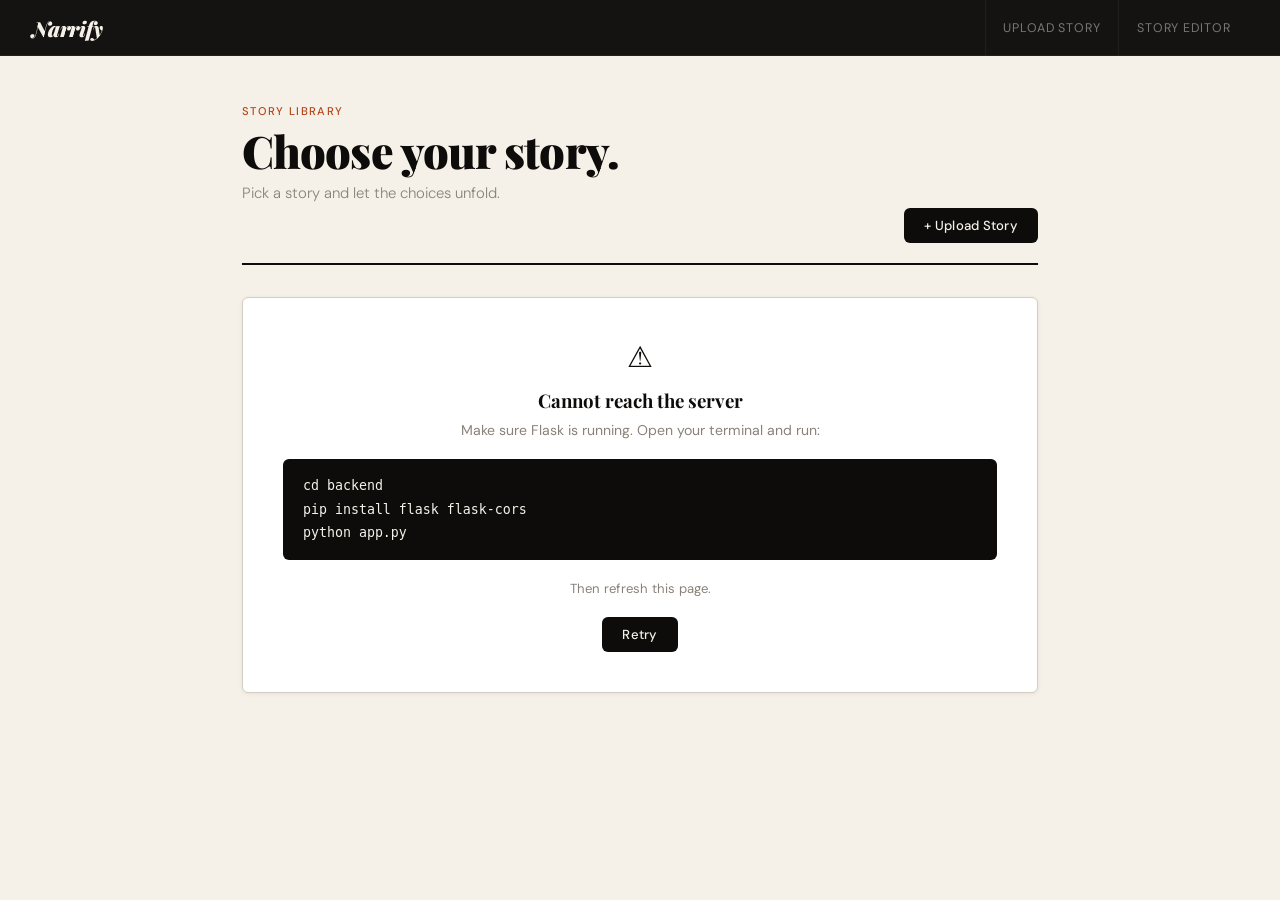
<file: frontend/index.html>
<!DOCTYPE html>
<html lang="en">
<head>
  <meta charset="UTF-8" />
  <meta name="viewport" content="width=device-width, initial-scale=1.0" />
  <title>Narrify — Story Library</title>
  <link rel="stylesheet" href="style.css" />
</head>
<body>

<nav>
  <a href="index.html" class="nav-logo">Narrify</a>
  <a href="upload.html" class="nav-link">Upload Story</a>
  <a href="editor.html" class="nav-link">Story Editor</a>
</nav>

<div class="page">
  <div class="library-header">
    <div>
      <div class="page-eyebrow">Story Library</div>
      <h1 class="page-title">Choose your story.</h1>
      <p class="page-sub">Pick a story and let the choices unfold.</p>
    </div>
    <a class="btn btn-primary" href="upload.html">+ Upload Story</a>
  </div>

  <div id="story-list">
    <div class="spinner">Loading stories…</div>
  </div>
</div>

<script>
  const API = "http://127.0.0.1:5000";

  async function loadStories() {
    const container = document.getElementById("story-list");
    let stories;
    try {
      const res = await fetch(`${API}/stories`);
      stories = await res.json();
    } catch (e) {
      container.innerHTML = `
        <div class="card" style="text-align:center;padding:2.5rem">
          <p style="font-size:1.8rem;margin-bottom:0.75rem">⚠</p>
          <h3 style="font-family:var(--font-serif);margin-bottom:0.5rem">Cannot reach the server</h3>
          <p style="color:var(--muted);font-size:0.88rem;margin-bottom:1.25rem">Make sure Flask is running. Open your terminal and run:</p>
          <code style="display:block;background:var(--ink);color:var(--parchment);padding:0.9rem 1.25rem;border-radius:6px;font-size:0.83rem;text-align:left;margin-bottom:1.25rem;line-height:1.8">
            cd backend<br>pip install flask flask-cors<br>python app.py
          </code>
          <p style="color:var(--muted);font-size:0.82rem;margin-bottom:1.25rem">Then refresh this page.</p>
          <button class="btn btn-primary" onclick="loadStories()">Retry</button>
        </div>`;
      return;
    }

    if (!stories.length) {
      container.innerHTML = `
        <div class="empty">
          <h3>No stories yet</h3>
          <p style="margin-top:0.4rem">
            <a href="upload.html" style="color:var(--accent)">Upload a story</a> or use the
            <a href="editor.html" style="color:var(--accent)">Story Editor</a>.
          </p>
        </div>`;
      return;
    }

    // Fetch variable counts
    const varCounts = await Promise.all(
      stories.map(s =>
        fetch(`${API}/stories/${s.id}/variables`)
          .then(r => r.json())
          .then(v => v.length)
          .catch(() => 0)
      )
    );

    const grid = document.createElement("div");
    grid.className = "story-grid";

    stories.forEach((s, i) => {
      const genreMatch = s.description ? s.description.match(/^([^·]+)·/) : null;
      const genre    = genreMatch ? genreMatch[1].trim() : "";
      const cleanDesc = s.description ? s.description.replace(/^[^·]+·\s*/, "") : "No description.";
      const vc = varCounts[i];

      const card = document.createElement("div");
      card.className = "story-card";
      card.id = `story-card-${s.id}`;
      card.innerHTML = `
        <div class="story-card-body">
          ${genre ? `<div class="story-genre">${genre}</div>` : ""}
          <h3>${s.title}</h3>
          <p>${cleanDesc}</p>
          <div class="story-meta">
            ${vc > 0 ? `<span>${vc} tracker${vc > 1 ? "s" : ""}</span>` : ""}
            <span onclick="validateStory(${s.id}, '${s.title}')">Validate</span>
            <span onclick="exportStory(${s.id}, '${s.title}')">Export JSON</span>
          </div>
        </div>
        <div class="story-card-actions">
          <a class="btn btn-primary" href="player.html?story=${s.id}">Play →</a>
          <button class="btn btn-danger" title="Delete" onclick="deleteStory(${s.id}, '${s.title}')">✕</button>
        </div>`;
      grid.appendChild(card);
    });

    container.innerHTML = "";
    container.appendChild(grid);
  }

  async function deleteStory(id, title) {
    if (!confirm(`Delete "${title}"? This cannot be undone.`)) return;
    await fetch(`${API}/stories/${id}`, { method: "DELETE" });
    const card = document.getElementById(`story-card-${id}`);
    card?.remove();
    if (!document.querySelector(".story-card")) loadStories();
  }

  async function validateStory(id, title) {
    const res = await fetch(`${API}/stories/${id}/validate`);
    const data = await res.json();
    if (!data.issues?.length) return alert(`"${title}" looks good — no issues found.`);
    alert(`Issues in "${title}":\n\n• ${data.issues.join("\n• ")}`);
  }

  function exportStory(id, title) {
    const a = document.createElement("a");
    a.href = `${API}/stories/${id}/export`;
    a.download = `${title.replace(/\s+/g, "_")}.json`;
    a.click();
  }

  loadStories();
</script>
</body>
</html>
</file>
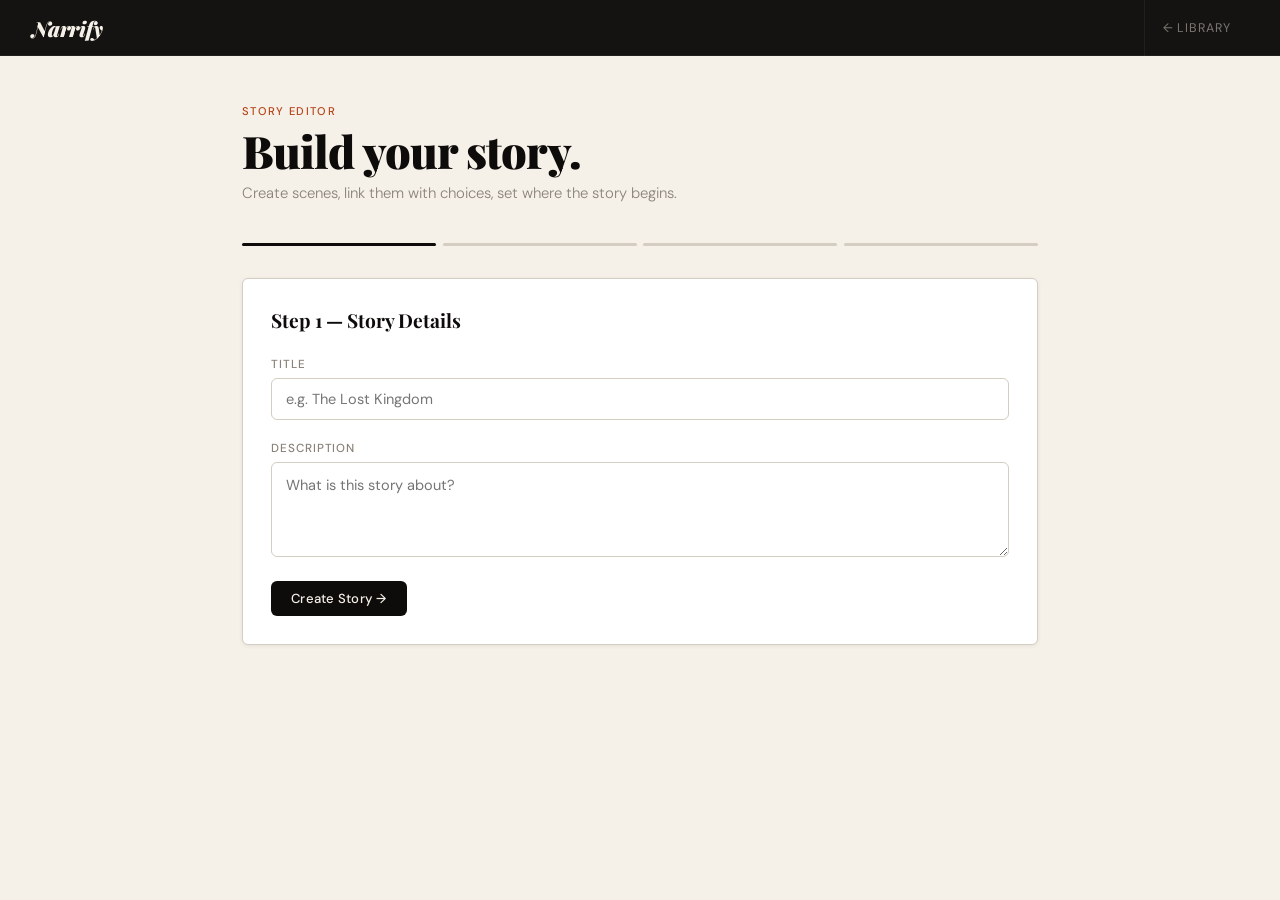
<file: frontend/editor.html>
<!DOCTYPE html>
<html lang="en">
<head>
  <meta charset="UTF-8" />
  <meta name="viewport" content="width=device-width, initial-scale=1.0" />
  <title>Narrify — Story Editor</title>
  <link rel="stylesheet" href="style.css" />
</head>
<body>

<nav>
  <a href="index.html" class="nav-logo">Narrify</a>
  <a href="index.html" class="nav-link">← Library</a>
</nav>

<div class="page">
  <div class="page-eyebrow">Story Editor</div>
  <h1 class="page-title">Build your story.</h1>
  <p class="page-sub">Create scenes, link them with choices, set where the story begins.</p>

  <div class="steps-indicator">
    <div class="step-dot done" id="dot-1"></div>
    <div class="step-dot" id="dot-2"></div>
    <div class="step-dot" id="dot-3"></div>
    <div class="step-dot" id="dot-4"></div>
  </div>

  <!-- Step 1 -->
  <div class="step active" id="step-1">
    <div class="card">
      <h2 style="font-family:var(--font-serif);font-size:1.2rem;font-weight:700;margin-bottom:1.4rem">Step 1 — Story Details</h2>
      <div class="form-group">
        <label>Title</label>
        <input type="text" id="story-title" placeholder="e.g. The Lost Kingdom" />
      </div>
      <div class="form-group">
        <label>Description</label>
        <textarea id="story-desc" rows="3" placeholder="What is this story about?"></textarea>
      </div>
      <button class="btn btn-primary" onclick="createStory()">Create Story →</button>
    </div>
  </div>

  <!-- Step 2 -->
  <div class="step" id="step-2">
    <div class="card" style="margin-bottom:1rem">
      <h2 style="font-family:var(--font-serif);font-size:1.2rem;font-weight:700;margin-bottom:1.4rem">Step 2 — Add Scenes</h2>
      <div class="form-group">
        <label>Scene text</label>
        <textarea id="scene-text" rows="4" placeholder="Write what the player reads in this scene…"></textarea>
      </div>
      <div class="form-group" style="display:flex;align-items:center;gap:0.5rem">
        <input type="checkbox" id="is-ending" style="width:auto" />
        <label for="is-ending" style="text-transform:none;letter-spacing:0;font-size:0.88rem;color:var(--ink);margin:0;cursor:pointer">This is an ending scene (no choices after this)</label>
      </div>
      <button class="btn btn-primary" onclick="addScene()">Add Scene</button>
    </div>

    <div class="card">
      <div style="display:flex;justify-content:space-between;align-items:center;margin-bottom:1rem">
        <h2 style="font-family:var(--font-serif);font-size:1rem;font-weight:700">Scenes Added</h2>
        <span id="scene-count" style="color:var(--muted);font-size:0.82rem">0 scenes</span>
      </div>
      <div id="scene-list"><div class="empty" style="padding:1.5rem 0"><p>No scenes yet.</p></div></div>
      <hr />
      <button class="btn btn-outline" onclick="goToStep(3)">Next: Add Choices →</button>
    </div>
  </div>

  <!-- Step 3 -->
  <div class="step" id="step-3">
    <div class="card" style="margin-bottom:1rem">
      <h2 style="font-family:var(--font-serif);font-size:1.2rem;font-weight:700;margin-bottom:0.5rem">Step 3 — Link Scenes with Choices</h2>
      <p style="color:var(--muted);font-size:0.85rem;margin-bottom:1.25rem">For each scene, add the choices a player can make — and where each one leads.</p>
      <div class="form-group">
        <label>Scene to edit</label>
        <select id="choice-source-scene" onchange="renderChoiceOptions()"></select>
      </div>
      <div id="choices-for-scene"></div>
      <button class="btn btn-outline" onclick="addChoiceRow()" style="margin-bottom:1rem;font-size:0.8rem">+ Add Choice</button><br/>
      <button class="btn btn-primary" onclick="saveChoices()">Save Choices for This Scene</button>
    </div>
    <div class="card">
      <button class="btn btn-outline" onclick="goToStep(4)">Next: Set Start Scene →</button>
    </div>
  </div>

  <!-- Step 4 -->
  <div class="step" id="step-4">
    <div class="card">
      <h2 style="font-family:var(--font-serif);font-size:1.2rem;font-weight:700;margin-bottom:0.5rem">Step 4 — Opening Scene</h2>
      <p style="color:var(--muted);font-size:0.85rem;margin-bottom:1.25rem">Which scene does the player see first?</p>
      <div class="form-group">
        <label>Starting Scene</label>
        <select id="start-scene-select"></select>
      </div>
      <button class="btn btn-success" onclick="setStartScene()">Publish Story ✓</button>
    </div>
  </div>
</div>

<script>
  const API = "http://127.0.0.1:5000";
  let currentStoryId = null;
  let scenes = [];

  function goToStep(n) {
    document.querySelectorAll(".step").forEach(s => s.classList.remove("active"));
    document.getElementById(`step-${n}`).classList.add("active");
    for (let i = 1; i <= 4; i++)
      document.getElementById(`dot-${i}`).classList.toggle("done", i <= n);
    if (n === 3) populateChoiceEditor();
    if (n === 4) populateStartSelector();
    window.scrollTo({ top: 0, behavior: "smooth" });
  }

  async function createStory() {
    const title = document.getElementById("story-title").value.trim();
    if (!title) return alert("Please enter a story title.");
    const res = await fetch(`${API}/stories`, {
      method: "POST", headers: { "Content-Type": "application/json" },
      body: JSON.stringify({ title, description: document.getElementById("story-desc").value.trim() })
    });
    const data = await res.json();
    currentStoryId = data.id;
    goToStep(2);
  }

  async function addScene() {
    const text = document.getElementById("scene-text").value.trim();
    const isEnding = document.getElementById("is-ending").checked ? 1 : 0;
    if (!text) return alert("Please write the scene text.");
    const res = await fetch(`${API}/scenes`, {
      method: "POST", headers: { "Content-Type": "application/json" },
      body: JSON.stringify({ story_id: currentStoryId, narrative: text, is_ending: isEnding })
    });
    const data = await res.json();
    scenes.push({ id: data.id, narrative: text, is_ending: isEnding });
    document.getElementById("scene-text").value = "";
    document.getElementById("is-ending").checked = false;
    renderSceneList();
  }

  function renderSceneList() {
    const c = document.getElementById("scene-list");
    document.getElementById("scene-count").textContent = `${scenes.length} scene${scenes.length !== 1 ? "s" : ""}`;
    if (!scenes.length) { c.innerHTML = `<div class="empty" style="padding:1.5rem 0"><p>No scenes yet.</p></div>`; return; }
    c.innerHTML = scenes.map((s, i) => `
      <div class="scene-item">
        <p><strong style="color:var(--ink)">Scene ${i+1}:</strong> ${s.narrative.slice(0,80)}${s.narrative.length>80?"…":""}</p>
        ${s.is_ending ? '<span class="tag tag-end">Ending</span>' : ""}
      </div>`).join("");
  }

  function populateChoiceEditor() {
    const sel = document.getElementById("choice-source-scene");
    sel.innerHTML = scenes.filter(s => !s.is_ending).map((s, i) =>
      `<option value="${s.id}">Scene ${scenes.indexOf(s)+1}: ${s.narrative.slice(0,50)}…</option>`
    ).join("");
    renderChoiceOptions();
  }

  function renderChoiceOptions() {
    document.getElementById("choices-for-scene").innerHTML = "";
    addChoiceRow();
  }

  function addChoiceRow() {
    const opts = scenes.map((s,i) => `<option value="${s.id}">Scene ${i+1}: ${s.narrative.slice(0,40)}…</option>`).join("");
    const row = document.createElement("div");
    row.className = "choice-row";
    row.innerHTML = `
      <input type="text" placeholder="Choice label (e.g. Open the door)" class="choice-label" />
      <select class="choice-dest">${opts}</select>
      <button class="btn btn-danger" onclick="this.parentElement.remove()">✕</button>`;
    document.getElementById("choices-for-scene").appendChild(row);
  }

  async function saveChoices() {
    const sourceId = document.getElementById("choice-source-scene").value;
    for (const row of document.querySelectorAll(".choice-row")) {
      const label  = row.querySelector(".choice-label").value.trim();
      const nextId = row.querySelector(".choice-dest").value;
      if (!label) continue;
      await fetch(`${API}/choices`, {
        method: "POST", headers: { "Content-Type": "application/json" },
        body: JSON.stringify({ scene_id: parseInt(sourceId), label, next_scene_id: parseInt(nextId) })
      });
    }
    alert("Choices saved!");
  }

  function populateStartSelector() {
    document.getElementById("start-scene-select").innerHTML = scenes.map((s, i) =>
      `<option value="${s.id}">Scene ${i+1}: ${s.narrative.slice(0,60)}…</option>`
    ).join("");
  }

  async function setStartScene() {
    const sceneId = document.getElementById("start-scene-select").value;
    await fetch(`${API}/stories/${currentStoryId}/set_start`, {
      method: "POST", headers: { "Content-Type": "application/json" },
      body: JSON.stringify({ scene_id: parseInt(sceneId) })
    });
    alert("Story published!");
    window.location.href = "index.html";
  }
</script>
</body>
</html>
</file>
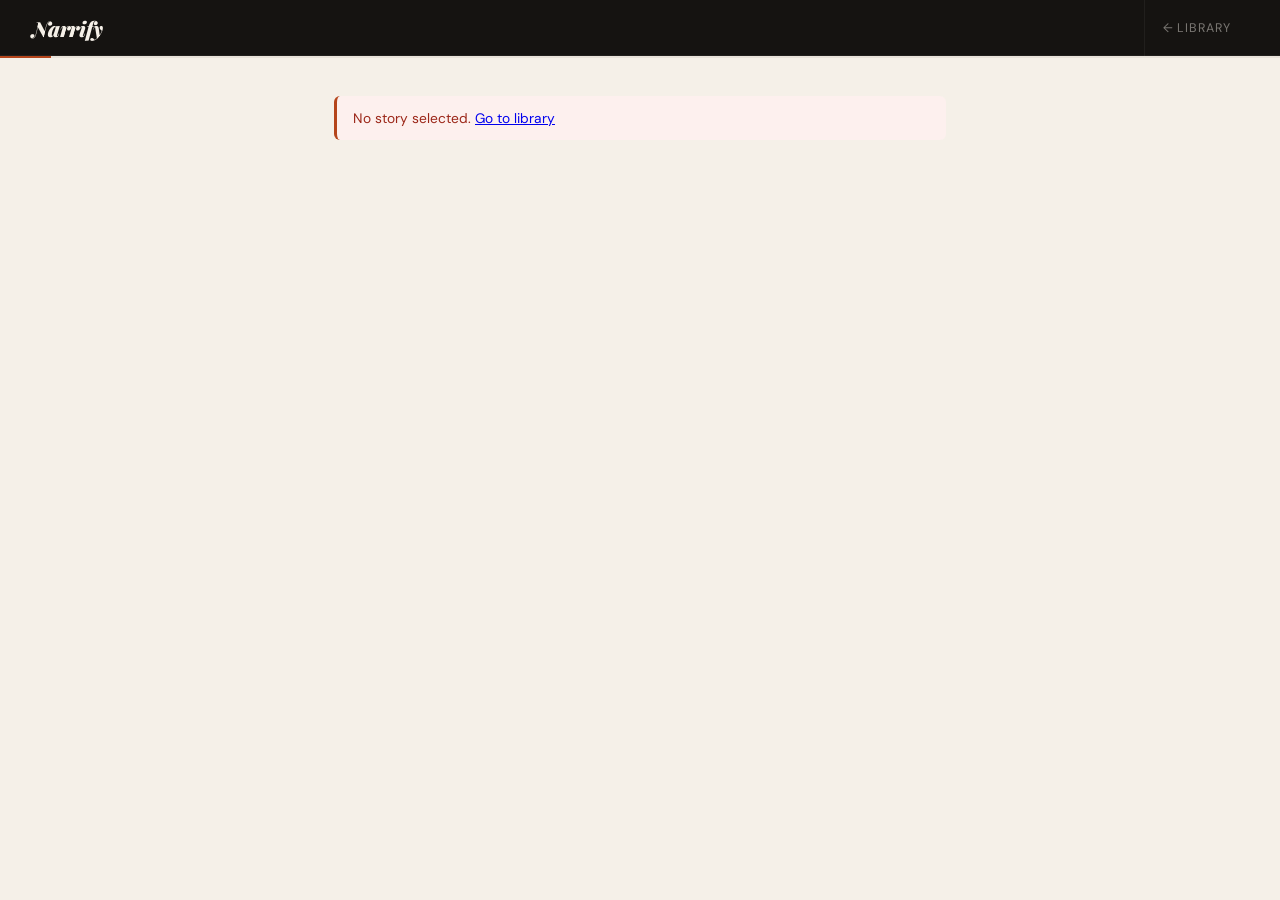
<file: frontend/player.html>
<!DOCTYPE html>
<html lang="en">
<head>
  <meta charset="UTF-8" />
  <meta name="viewport" content="width=device-width, initial-scale=1.0" />
  <title>Narrify — Play</title>
  <link rel="stylesheet" href="style.css" />
</head>
<body>

<nav>
  <a href="index.html" class="nav-logo">Narrify</a>
  <a href="index.html" class="nav-link">← Library</a>
</nav>

<div class="reading-track"><div class="reading-fill" id="reading-fill"></div></div>

<div class="player-wrap">
  <div id="state-panel" class="state-panel" style="display:none">
    <div class="state-panel-hdr">
      <span class="state-label">Story Trackers</span>
      <button class="state-toggle" onclick="toggleState()">hide</button>
    </div>
    <div class="state-vars" id="state-vars"></div>
  </div>
  <div id="scene-container"><div class="spinner">Loading story…</div></div>
</div>

<script>
  const API = "http://127.0.0.1:5000";
  const params   = new URLSearchParams(window.location.search);
  const storyId  = params.get("story");
  const sKey     = "narrify_" + storyId;
  const sKeyState= sKey + "_state";

  let sceneCount   = 0;
  let currentState = {};
  let stateVisible = true;

  if (!storyId) {
    document.getElementById("scene-container").innerHTML =
      `<div class="alert alert-error">No story selected. <a href="index.html">Go to library</a></div>`;
  } else {
    checkProgress();
  }

  async function checkProgress() {
    const saved = sessionStorage.getItem(sKey);
    if (saved) {
      document.getElementById("scene-container").innerHTML = `
        <div class="card" style="text-align:center;padding:2.25rem">
          <p style="font-family:var(--font-serif);font-size:1.1rem;margin-bottom:1.5rem;font-style:italic">
            You have saved progress for this story.
          </p>
          <div style="display:flex;gap:0.65rem;justify-content:center">
            <button class="btn btn-primary" onclick="resumeStory(${saved})">Continue →</button>
            <button class="btn btn-outline" onclick="freshStart()">Start Over</button>
          </div>
        </div>`;
    } else {
      freshStart();
    }
  }

  async function freshStart() {
    sessionStorage.removeItem(sKey);
    sessionStorage.removeItem(sKeyState);
    sceneCount = 0; currentState = {};
    const res = await fetch(`${API}/stories/${storyId}/start`);
    if (!res.ok) {
      document.getElementById("scene-container").innerHTML =
        `<div class="alert alert-error">Story has no starting scene. Set one in the editor.</div>`;
      return;
    }
    const data = await res.json();
    currentState = data.default_state || {};
    const filtered = (data.choices || []).filter(c => !c.condition || evalCond(c.condition, currentState));
    renderScene(data.scene, filtered);
  }

  async function resumeStory(sceneId) {
    try { currentState = JSON.parse(sessionStorage.getItem(sKeyState)) || {}; } catch(e) {}
    const res = await fetch(`${API}/scenes/${sceneId}`);
    const data = await res.json();
    const filtered = (data.choices || []).filter(c => !c.condition || evalCond(c.condition, currentState));
    renderScene(data.scene, filtered);
  }

  async function selectChoice(choiceId) {
    const res = await fetch(`${API}/choices/${choiceId}/select`, {
      method: "POST",
      headers: { "Content-Type": "application/json" },
      body: JSON.stringify({ state: currentState })
    });
    const data = await res.json();
    currentState = data.state || currentState;
    renderScene(data.scene, data.choices || []);
  }

  function renderScene(scene, choices) {
    sceneCount++;
    sessionStorage.setItem(sKey, scene.id);
    sessionStorage.setItem(sKeyState, JSON.stringify(currentState));
    renderStatePanel();

    const pct = Math.min(6 + sceneCount * 12, 96);
    document.getElementById("reading-fill").style.width = pct + "%";

    const isEnding = scene.is_ending || choices.length === 0;
    let bottomHTML;

    if (isEnding) {
      bottomHTML = `
        <div class="ending-card">
          <div class="ending-rule"></div>
          <p>— The End —</p>
          <div class="ending-actions">
            <button class="btn btn-gold" onclick="freshStart()">Play Again</button>
            <a class="btn btn-outline" href="index.html">Back to Library</a>
          </div>
        </div>`;
    } else {
      bottomHTML = `
        <div class="choices">
          ${choices.map(c => `
            <button class="choice-btn" onclick="selectChoice(${c.id})">
              ${c.label}
              ${c.effects ? `<div class="choice-effect">${c.effects}</div>` : ""}
            </button>`).join("")}
        </div>`;
    }

    document.getElementById("scene-container").innerHTML = `
      <div class="scene-card">
        <div class="scene-header">
          <span class="scene-num">Scene ${sceneCount}</span>
          <div class="scene-divider"></div>
          ${isEnding ? '<span class="tag tag-end">Ending</span>' : ""}
        </div>
        <p class="narrative">${scene.narrative}</p>
        ${bottomHTML}
      </div>`;

    window.scrollTo({ top: 0, behavior: "smooth" });
  }

  function renderStatePanel() {
    const panel = document.getElementById("state-panel");
    const keys  = Object.keys(currentState);
    if (!keys.length) { panel.style.display = "none"; return; }
    panel.style.display = "block";
    document.getElementById("state-vars").innerHTML = keys.map(k => {
      const v = currentState[k];
      let cls = "v-num";
      if (v === true) cls = "v-true";
      if (v === false) cls = "v-false";
      return `<div class="state-var">${k}: <span class="${cls}">${v}</span></div>`;
    }).join("");
  }

  function toggleState() {
    const vars = document.getElementById("state-vars");
    stateVisible = !stateVisible;
    vars.style.display = stateVisible ? "" : "none";
    document.querySelector(".state-toggle").textContent = stateVisible ? "hide" : "show";
  }

  function evalCond(cond, state) {
    if (!cond?.trim()) return true;
    try {
      for (const op of [">=","<=","!=","==",">","<"]) {
        if (cond.includes(op)) {
          const [l, r] = cond.split(op);
          const cur = state[l.trim()];
          if (cur === undefined) return false;
          const raw = r.trim();
          const cmp = raw === "true" ? true : raw === "false" ? false : isNaN(raw) ? raw : Number(raw);
          if (op === "==") return cur == cmp;
          if (op === "!=") return cur != cmp;
          if (op === ">=") return cur >= cmp;
          if (op === "<=") return cur <= cmp;
          if (op === ">")  return cur > cmp;
          if (op === "<")  return cur < cmp;
        }
      }
    } catch(e) { return true; }
    return true;
  }
</script>
</body>
</html>
</file>
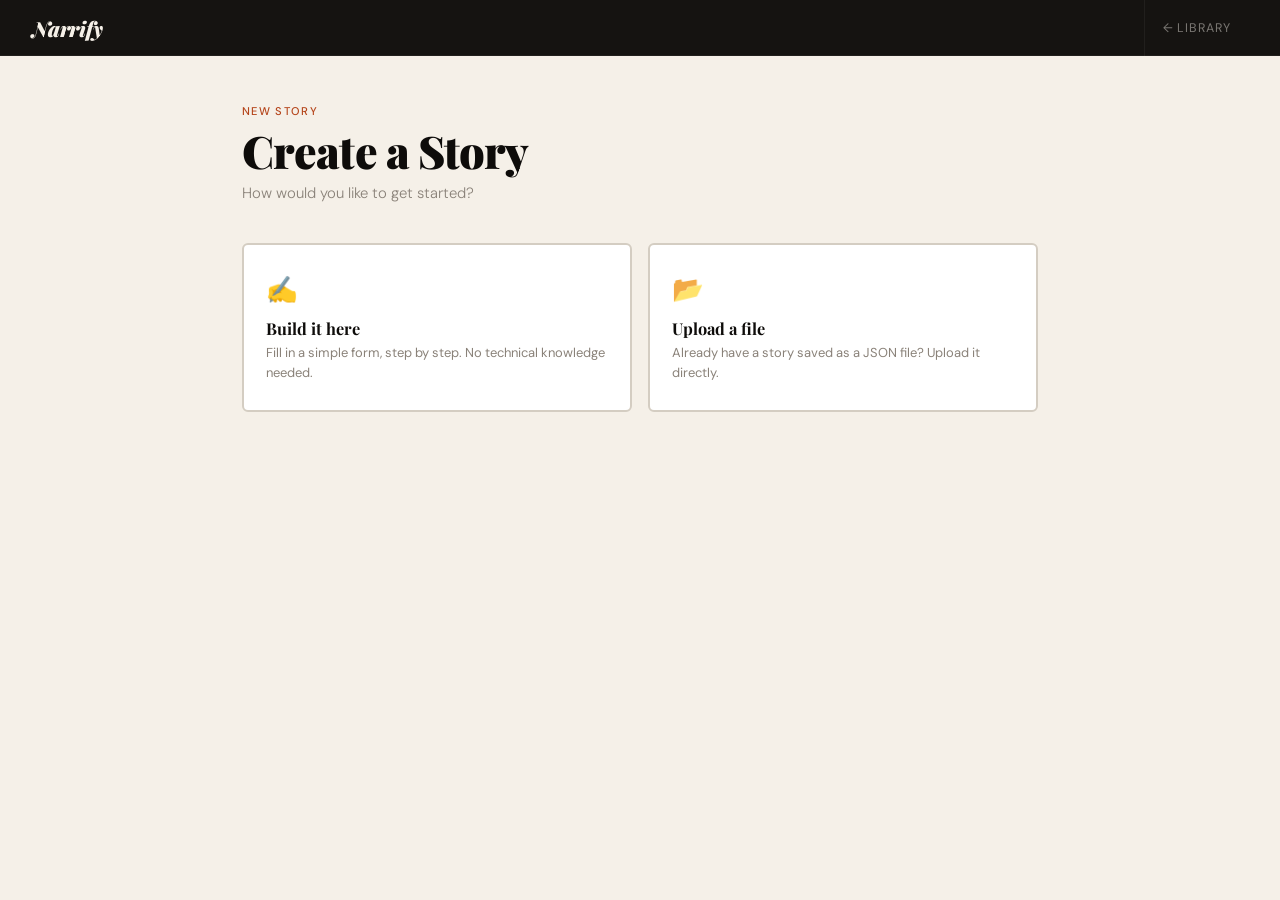
<file: frontend/upload.html>
<!DOCTYPE html>
<html lang="en">
<head>
  <meta charset="UTF-8" />
  <meta name="viewport" content="width=device-width, initial-scale=1.0" />
  <title>Narrify — Create a Story</title>
  <link rel="stylesheet" href="style.css" />
</head>
<body>

<nav>
  <a href="index.html" class="nav-logo">Narrify</a>
  <a href="index.html" class="nav-link">← Library</a>
</nav>

<div class="page" id="main-page">

  <!-- Mode picker -->
  <div id="mode-select">
    <div class="page-eyebrow">New Story</div>
    <h1 class="page-title">Create a Story</h1>
    <p class="page-sub">How would you like to get started?</p>
    <div class="mode-grid">
      <div class="mode-card" onclick="pickMode('guided')">
        <div class="mode-icon">✍️</div>
        <h3>Build it here</h3>
        <p>Fill in a simple form, step by step. No technical knowledge needed.</p>
      </div>
      <div class="mode-card" onclick="pickMode('upload')">
        <div class="mode-icon">📂</div>
        <h3>Upload a file</h3>
        <p>Already have a story saved as a JSON file? Upload it directly.</p>
      </div>
    </div>
  </div>

  <!-- ═══ GUIDED BUILDER ═══════════════════════════════════ -->
  <div id="panel-guided" style="display:none">

    <div class="wizard-bar">
      <span class="wstep active" id="ws1">1 · Basics</span>
      <div class="wstep-line" id="wl1"></div>
      <span class="wstep" id="ws2">2 · Trackers</span>
      <div class="wstep-line" id="wl2"></div>
      <span class="wstep" id="ws3">3 · Scenes</span>
      <div class="wstep-line" id="wl3"></div>
      <span class="wstep" id="ws4">4 · Review</span>
    </div>

    <!-- Step 1: Basics -->
    <div id="gstep-1">
      <div class="section-box">
        <h3>What is your story called?</h3>
        <div class="section-hint">Give it a title and a short description.</div>
        <div class="form-group"><label>Title</label>
          <input type="text" id="g-title" placeholder="e.g. The Haunted Lighthouse" /></div>
        <div class="form-group"><label>Description</label>
          <input type="text" id="g-desc" placeholder="e.g. A storm-stranded sailor discovers a dark secret." /></div>
      </div>
      <div class="step-nav">
        <button class="btn btn-outline" onclick="pickMode(null)">← Back</button>
        <button class="btn btn-primary" onclick="goGStep(2)">Next: Trackers →</button>
      </div>
    </div>

    <!-- Step 2: Trackers -->
    <div id="gstep-2" style="display:none">
      <div class="section-box">
        <h3>Should the story remember things?
          <span class="help-tip" data-tip="Trackers are like the story's memory. E.g. 'Does the player have the key?' or 'How brave are they?'. Choices can be hidden or shown based on these.">?</span>
        </h3>
        <div class="section-hint">
          <strong>Trackers</strong> let you create conditional paths. Completely optional — skip this if your story is purely choice-based.<br><br>
          Quick examples:
        </div>
        <div style="margin-bottom:1rem">
          <button class="pill" onclick="addTrackerEx('has_key','false','bool')">Has a key? (Yes/No)</button>
          <button class="pill" onclick="addTrackerEx('courage','0','number')">Courage (Number)</button>
          <button class="pill" onclick="addTrackerEx('clues_found','0','number')">Clues found (Number)</button>
          <button class="pill" onclick="addTrackerEx('trust','0','number')">Trust (Number)</button>
          <button class="pill" onclick="addTrackerEx('talked_to_elder','false','bool')">Talked to elder? (Yes/No)</button>
        </div>
        <div id="tracker-list"></div>
        <button class="btn btn-outline" onclick="addTracker()" style="font-size:0.8rem">+ Add Tracker</button>
      </div>
      <div class="step-nav">
        <button class="btn btn-outline" onclick="goGStep(1)">← Back</button>
        <button class="btn btn-primary" onclick="goGStep(3)">Next: Scenes →</button>
      </div>
    </div>

    <!-- Step 3: Scenes -->
    <div id="gstep-3" style="display:none">
      <div class="section-box">
        <h3>Build your scenes
          <span class="help-tip" data-tip="A scene is a paragraph the player reads. Each scene ends with choices that lead to other scenes — that's how your story branches.">?</span>
        </h3>
        <div class="section-hint">Each <strong>scene</strong> is a moment in your story. Add choices at the end of each one to create branching paths.</div>
        <div id="scenes-list"></div>
        <button class="btn btn-outline" onclick="addScene()" style="font-size:0.8rem">+ Add Scene</button>
      </div>
      <div class="section-box">
        <h3>Which scene opens the story?</h3>
        <div class="section-hint">This is the very first thing the player reads.</div>
        <div class="form-group">
          <select id="g-start-scene"><option value="">— add scenes above first —</option></select>
        </div>
      </div>
      <div class="step-nav">
        <button class="btn btn-outline" onclick="goGStep(2)">← Back</button>
        <button class="btn btn-primary" onclick="goGStep(4)">Next: Review →</button>
      </div>
    </div>

    <!-- Step 4: Review -->
    <div id="gstep-4" style="display:none">
      <div class="section-box">
        <h3>Review your story</h3>
        <div class="section-hint">Everything look right? Hit Publish to add it to your library.</div>
        <div id="review-content"></div>
      </div>
      <div class="step-nav">
        <button class="btn btn-outline" onclick="goGStep(3)">← Back</button>
        <button class="btn btn-success" onclick="submitGuided()">Publish Story ✓</button>
      </div>
    </div>
  </div><!-- end guided -->

  <!-- ═══ FILE UPLOAD ══════════════════════════════════════ -->
  <div id="panel-upload" style="display:none">
    <div class="page-eyebrow">Upload</div>
    <h1 class="page-title" style="font-size:2rem;margin-bottom:0.4rem">Upload a Story File</h1>
    <p class="page-sub">Drag and drop a <code style="background:var(--warm);padding:0.1rem 0.4rem;border-radius:3px">.json</code> story file, or click to browse.</p>

    <div class="drop-zone" id="drop-zone" onclick="document.getElementById('file-input').click()">
      <div class="dz-icon">📄</div>
      <p><strong>Click to choose a .json file</strong><br>or drag and drop it here</p>
    </div>
    <input type="file" id="file-input" accept=".json" style="display:none" onchange="handleFile(event)" />
    <div id="file-preview"></div>
    <div id="file-import-row" style="display:none;margin-top:1rem">
      <button class="btn btn-primary" onclick="importFromFile()">Import Story →</button>
    </div>
    <div style="margin-top:1.5rem">
      <button class="btn btn-outline" onclick="pickMode(null)">← Back</button>
    </div>
  </div>

</div><!-- end main-page -->

<!-- Success screen -->
<div id="success-screen" style="display:none">
  <div class="page">
    <div class="card success-wrap">
      <p style="font-size:2.5rem;margin-bottom:0.75rem">🎉</p>
      <h2 id="success-title"></h2>
      <p>Your story is ready to play.</p>
      <div class="success-actions">
        <a id="success-play" class="btn btn-primary" href="#">Play it now →</a>
        <a class="btn btn-outline" href="index.html">Go to Library</a>
        <button class="btn btn-ghost" onclick="resetAll()">Create Another</button>
      </div>
    </div>
  </div>
</div>

<script>
const API = "http://127.0.0.1:5000";

// ── State
let trackers = [], scenes = [], trackerCount = 0, sceneCount = 0;
let choiceCounters = {};

// ── Mode picker
function pickMode(mode) {
  document.getElementById("mode-select").style.display  = mode ? "none" : "block";
  document.getElementById("panel-guided").style.display = mode === "guided" ? "block" : "none";
  document.getElementById("panel-upload").style.display = mode === "upload" ? "block" : "none";
}

// ── Guided step nav
function goGStep(n) {
  [1,2,3,4].forEach(i => {
    document.getElementById(`gstep-${i}`).style.display = i === n ? "block" : "none";
    const ws = document.getElementById(`ws${i}`);
    ws.classList.remove("active","done");
    if (i < n) { ws.classList.add("done"); }
    else if (i === n) { ws.classList.add("active"); }
    if (i < 4) {
      const wl = document.getElementById(`wl${i}`);
      wl.classList.toggle("done", i < n);
    }
  });
  if (n === 4) buildReview();
  window.scrollTo({ top: 0, behavior: "smooth" });
}

// ── Trackers
function addTracker(name="", def="0", type="number") {
  trackerCount++;
  const id = `t${trackerCount}`;
  trackers.push({ id, name, default: def, type });
  renderTrackers();
}
function addTrackerEx(name, def, type) {
  if (trackers.find(t => t.name === name)) return;
  addTracker(name, def, type);
}
function renderTrackers() {
  document.getElementById("tracker-list").innerHTML = trackers.map(t => `
    <div class="tracker-row" id="${t.id}">
      <div class="tracker-field">
        <label>Name</label>
        <input type="text" value="${t.name}" placeholder="e.g. courage"
          onchange="updateTracker('${t.id}','name',this.value)" />
      </div>
      <div class="tracker-field">
        <label>Type</label>
        <select onchange="updateTracker('${t.id}','type',this.value)">
          <option value="number" ${t.type==="number"?"selected":""}>Number</option>
          <option value="bool"   ${t.type==="bool"?"selected":""}>Yes / No</option>
        </select>
      </div>
      <div class="tracker-field">
        <label>Starts as</label>
        ${t.type === "bool"
          ? `<select onchange="updateTracker('${t.id}','default',this.value)">
               <option value="false" ${t.default==="false"?"selected":""}>No</option>
               <option value="true"  ${t.default==="true"?"selected":""}>Yes</option>
             </select>`
          : `<input type="number" value="${t.default}" onchange="updateTracker('${t.id}','default',this.value)" />`
        }
      </div>
      <div style="align-self:flex-end">
        <button class="btn btn-danger" onclick="removeTracker('${t.id}')">✕</button>
      </div>
    </div>`).join("");
}
function updateTracker(id, field, val) {
  const t = trackers.find(x => x.id === id);
  if (t) { t[field] = val; if (field === "type") renderTrackers(); }
}
function removeTracker(id) {
  trackers = trackers.filter(t => t.id !== id);
  renderTrackers();
}

// ── Scenes
function addScene() {
  sceneCount++;
  const key = `scene_${sceneCount}`;
  scenes.push({ id: sceneCount, key, label: `Scene ${sceneCount}` });
  renderScenes();
  updateStartDropdown();
}
function removeScene(id) {
  scenes = scenes.filter(s => s.id !== id);
  document.getElementById(`scard-${id}`)?.remove();
  updateStartDropdown();
}
function updateStartDropdown() {
  const sel = document.getElementById("g-start-scene");
  sel.innerHTML = scenes.length
    ? scenes.map(s => `<option value="${s.key}">${s.label}</option>`).join("")
    : `<option value="">— add scenes first —</option>`;
}
function renderScenes() {
  const list = document.getElementById("scenes-list");
  if (!scenes.length) { list.innerHTML = ""; return; }
  // Only append the new last scene card
  const s = scenes[scenes.length - 1];
  const sceneOpts = scenes.map(s2 => `<option value="${s2.key}">${s2.label} (${s2.key})</option>`).join("");
  const card = document.createElement("div");
  card.className = "scene-card-builder";
  card.id = `scard-${s.id}`;
  card.innerHTML = `
    <div class="scene-card-header">
      <span class="scene-num-badge">${s.label}</span>
      <button class="btn btn-danger" style="font-size:0.76rem" onclick="removeScene(${s.id})">Remove</button>
    </div>
    <div class="form-group">
      <label>Scene text <span class="help-tip" data-tip="Write what the player reads. A paragraph or two works best.">?</span></label>
      <textarea class="s-narrative" rows="3" placeholder="The candle flickers. Two doors stand before you…"></textarea>
    </div>
    <div class="form-group" style="display:flex;align-items:center;gap:0.5rem">
      <input type="checkbox" class="s-is-ending" id="end-${s.id}" style="width:auto" />
      <label for="end-${s.id}" style="text-transform:none;letter-spacing:0;font-size:0.86rem;color:var(--ink);margin:0;cursor:pointer">This scene ends the story</label>
    </div>
    <div class="choices-container" id="cc-${s.id}"></div>
    <button class="btn btn-ghost" style="font-size:0.78rem;padding:0.4rem 0.7rem;margin-top:0.25rem"
      onclick="addChoice(${s.id})">+ Add a choice for this scene</button>`;
  list.appendChild(card);
}

// ── Choices
function addChoice(sceneId) {
  if (!choiceCounters[sceneId]) choiceCounters[sceneId] = 0;
  choiceCounters[sceneId]++;
  const cid = `c-${sceneId}-${choiceCounters[sceneId]}`;
  const sceneOpts = scenes.map(s => `<option value="${s.key}">${s.label}</option>`).join("");
  const row = document.createElement("div");
  row.className = "choice-row-builder"; row.id = cid;
  row.innerHTML = `
    <div class="choice-row-title">
      Choice ${choiceCounters[sceneId]}
      <button class="btn btn-danger" style="padding:0.18rem 0.5rem;font-size:0.7rem" onclick="document.getElementById('${cid}').remove()">Remove</button>
    </div>
    <div class="choice-grid">
      <div class="full">
        <label>Button text <span class="help-tip" data-tip="What the player clicks, e.g. 'Go left', 'Trust the stranger'">?</span></label>
        <input type="text" class="c-label" placeholder="e.g. Open the door" />
      </div>
      <div class="full">
        <label>Leads to scene</label>
        <select class="c-dest">${sceneOpts}</select>
      </div>
    </div>
    <div class="advanced-toggle" onclick="toggleAdv('${cid}')">
      <span>▸</span> Conditions &amp; tracker effects
      <span class="help-tip" data-tip="Optional. Only show this choice if a tracker meets a condition, or update trackers when picked.">?</span>
    </div>
    <div class="advanced-content" id="adv-${cid}">
      <div class="choice-grid" style="margin-top:0.6rem">
        <div class="full">
          <label>Only show if… <span class="help-tip" data-tip="Leave blank to always show.\nExamples:\n• courage >= 2\n• has_key == true">?</span></label>
          <input type="text" class="c-condition" placeholder="e.g. courage >= 2  (leave blank = always show)" />
        </div>
        <div class="full">
          <label>When picked, update… <span class="help-tip" data-tip="Leave blank for no changes.\nExamples:\n• courage += 1\n• has_key = true\n• gold -= 5; trust += 1">?</span></label>
          <input type="text" class="c-effects" placeholder="e.g. courage += 1  or  has_key = true" />
        </div>
      </div>
    </div>`;
  document.getElementById(`cc-${sceneId}`).appendChild(row);
}

function toggleAdv(cid) {
  const el = document.getElementById(`adv-${cid}`);
  const tog = el.previousElementSibling.querySelector("span");
  const open = el.classList.toggle("open");
  tog.textContent = open ? "▾" : "▸";
}

// ── Review
function buildReview() {
  const title   = document.getElementById("g-title").value.trim() || "(untitled)";
  const desc    = document.getElementById("g-desc").value.trim()  || "No description.";
  const startKey= document.getElementById("g-start-scene").value;

  const trackerHTML = trackers.length
    ? trackers.map(t => `<span style="background:var(--warm);border:1px solid var(--border);border-radius:3px;font-size:0.78rem;padding:0.15rem 0.55rem;margin:0.15rem;display:inline-block">${t.name} (${t.type}, starts: ${t.default})</span>`).join("")
    : `<span style="color:var(--muted);font-size:0.84rem">None — story progresses by choices only.</span>`;

  const sceneCards = document.querySelectorAll(".scene-card-builder");
  const sceneHTML = sceneCards.length
    ? Array.from(sceneCards).map((c, i) => {
        const text    = c.querySelector(".s-narrative").value.trim();
        const ending  = c.querySelector(".s-is-ending").checked;
        const nChoice = c.querySelectorAll(".choice-row-builder").length;
        return `<div style="border:1px solid var(--border);border-radius:4px;padding:0.75rem;margin-bottom:0.5rem;background:var(--card)">
          <div style="font-size:0.78rem;font-weight:600;color:var(--accent);margin-bottom:0.3rem">Scene ${i+1} ${ending ? '· <span class="tag tag-end">Ending</span>' : ""}</div>
          <div style="font-size:0.84rem;color:var(--muted)">${text ? text.slice(0,90)+(text.length>90?"…":"") : "<em>No text written</em>"}</div>
          <div style="font-size:0.76rem;color:var(--muted);margin-top:0.3rem">${nChoice} choice(s)</div>
        </div>`;
      }).join("")
    : `<p style="color:var(--accent);font-size:0.84rem">⚠ No scenes added.</p>`;

  document.getElementById("review-content").innerHTML = `
    <div style="margin-bottom:1rem">
      <div style="font-size:0.7rem;font-weight:600;letter-spacing:0.08em;text-transform:uppercase;color:var(--muted);margin-bottom:0.25rem">Title</div>
      <div style="font-family:var(--font-serif);font-size:1.1rem;font-weight:700">${title}</div>
      <div style="font-size:0.84rem;color:var(--muted);margin-top:0.2rem">${desc}</div>
    </div>
    <div style="margin-bottom:1rem">
      <div style="font-size:0.7rem;font-weight:600;letter-spacing:0.08em;text-transform:uppercase;color:var(--muted);margin-bottom:0.4rem">Trackers</div>
      ${trackerHTML}
    </div>
    <div style="margin-bottom:0.75rem">
      <div style="font-size:0.7rem;font-weight:600;letter-spacing:0.08em;text-transform:uppercase;color:var(--muted);margin-bottom:0.4rem">Scenes (${sceneCards.length})</div>
      ${sceneHTML}
    </div>
    <div>
      <div style="font-size:0.7rem;font-weight:600;letter-spacing:0.08em;text-transform:uppercase;color:var(--muted);margin-bottom:0.25rem">Opens on</div>
      <div style="font-size:0.84rem">${startKey || "<span style='color:var(--accent)'>Not set — go back and choose</span>"}</div>
    </div>`;
}

// ── Collect & submit
function collectPayload() {
  const title = document.getElementById("g-title").value.trim();
  if (!title) throw new Error("Please enter a story title in Step 1.");
  const variables = trackers.map(t => ({ name: t.name.trim().replace(/\s+/g,"_"), default_value: t.default, type: t.type })).filter(v => v.name);
  const cards = document.querySelectorAll(".scene-card-builder");
  if (!cards.length) throw new Error("Please add at least one scene.");
  const scenesOut = [];
  let i = 0;
  for (const card of cards) {
    const narrative = card.querySelector(".s-narrative").value.trim();
    if (!narrative) throw new Error(`Scene ${i+1} has no text.`);
    const is_ending = card.querySelector(".s-is-ending").checked;
    const key = scenes[i]?.key || `scene_${i+1}`;
    const choices = [];
    card.querySelectorAll(".choice-row-builder").forEach(r => {
      const label = r.querySelector(".c-label").value.trim();
      const dest  = r.querySelector(".c-dest").value;
      const cond  = r.querySelector(".c-condition").value.trim();
      const fx    = r.querySelector(".c-effects").value.trim();
      if (label && dest) choices.push({ label, next_scene_key: dest, condition: cond, effects: fx });
    });
    scenesOut.push({ scene_key: key, narrative, is_ending, choices });
    i++;
  }
  return {
    title, description: document.getElementById("g-desc").value.trim(),
    start_scene_key: document.getElementById("g-start-scene").value,
    variables, scenes: scenesOut
  };
}

async function submitGuided() {
  try { await sendImport(collectPayload()); }
  catch(e) { alert(e.message); }
}

// ── File upload
let uploadedData = null;
const dz = document.getElementById("drop-zone");
dz.addEventListener("dragover",  e => { e.preventDefault(); dz.classList.add("drag-over"); });
dz.addEventListener("dragleave", ()  => dz.classList.remove("drag-over"));
dz.addEventListener("drop", e => { e.preventDefault(); dz.classList.remove("drag-over"); if (e.dataTransfer.files[0]) readFile(e.dataTransfer.files[0]); });

function handleFile(ev) { if (ev.target.files[0]) readFile(ev.target.files[0]); }

function readFile(file) {
  const reader = new FileReader();
  reader.onload = e => {
    try {
      uploadedData = JSON.parse(e.target.result);
      const vc = (uploadedData.variables||[]).length;
      document.getElementById("file-preview").innerHTML = `
        <div class="preview-box">
          <h3>${uploadedData.title || "Untitled"}</h3>
          <p style="color:var(--muted);font-size:0.84rem;margin-bottom:0.6rem">${uploadedData.description||"No description."}</p>
          <div style="display:flex;gap:1.25rem;font-size:0.79rem;color:var(--muted)">
            <span>📖 ${(uploadedData.scenes||[]).length} scenes</span>
            <span>🔀 ${(uploadedData.scenes||[]).reduce((n,s)=>n+(s.choices||[]).length,0)} choices</span>
            ${vc > 0 ? `<span>⚙ ${vc} tracker${vc>1?"s":""}</span>` : ""}
          </div>
        </div>`;
      document.getElementById("file-import-row").style.display = "block";
      dz.querySelector("p").innerHTML = `<strong>${file.name}</strong> — ready to import`;
    } catch(err) {
      document.getElementById("file-preview").innerHTML =
        `<div class="alert alert-error">Could not read file: ${err.message}</div>`;
    }
  };
  reader.readAsText(file);
}

async function importFromFile() {
  if (!uploadedData) return;
  await sendImport(uploadedData);
}

// ── Send to backend
async function sendImport(payload) {
  const res = await fetch(`${API}/stories/import`, {
    method: "POST", headers: { "Content-Type": "application/json" },
    body: JSON.stringify(payload)
  });
  const result = await res.json();
  if (!res.ok) return alert("Import failed: " + (result.error || "Unknown error"));
  document.getElementById("main-page").style.display = "none";
  document.getElementById("success-screen").style.display = "block";
  document.getElementById("success-title").textContent = `"${result.title}" is ready!`;
  document.getElementById("success-play").href = `player.html?story=${result.id}`;
}

function resetAll() {
  document.getElementById("main-page").style.display = "block";
  document.getElementById("success-screen").style.display = "none";
  trackers = []; scenes = []; trackerCount = sceneCount = 0; choiceCounters = {};
  document.getElementById("g-title").value = "";
  document.getElementById("g-desc").value  = "";
  document.getElementById("tracker-list").innerHTML = "";
  document.getElementById("scenes-list").innerHTML  = "";
  pickMode(null);
  goGStep(1);
}
</script>
</body>
</html>
</file>
<file: frontend/style.css>
@import url('https://fonts.googleapis.com/css2?family=Playfair+Display:ital,wght@0,400;0,700;0,900;1,400;1,700&family=DM+Sans:ital,wght@0,300;0,400;0,500;1,300&family=DM+Mono:wght@400;500&display=swap');

*, *::before, *::after { box-sizing: border-box; margin: 0; padding: 0; }

:root {
  --ink:       #0e0c0a;
  --ink2:      #1c1917;
  --parchment: #f5f0e8;
  --warm:      #ede8df;
  --muted:     #8a8279;
  --border:    #d4cdc2;
  --accent:    #b5451b;
  --accent2:   #d4692a;
  --gold:      #c9973a;
  --success:   #2d6a4f;
  --card:      #ffffff;
  --shadow-sm: 0 1px 4px rgba(14,12,10,0.07);
  --shadow:    0 4px 24px rgba(14,12,10,0.11);
  --radius:    6px;
  --font-serif: 'Playfair Display', Georgia, serif;
  --font-body:  'DM Sans', sans-serif;
  --font-mono:  'DM Mono', monospace;
}

html { scroll-behavior: smooth; }
body {
  font-family: var(--font-body);
  background: var(--parchment);
  color: var(--ink);
  min-height: 100vh;
  -webkit-font-smoothing: antialiased;
}

/* NAV */
nav {
  position: sticky; top: 0; z-index: 100;
  background: rgba(14,12,10,0.97);
  backdrop-filter: blur(12px);
  border-bottom: 1px solid rgba(255,255,255,0.06);
  padding: 0 2rem;
  display: flex; align-items: center;
  height: 56px; gap: 0;
}
.nav-logo {
  font-family: var(--font-serif);
  font-size: 1.3rem; font-weight: 900; font-style: italic;
  color: var(--parchment); text-decoration: none;
  letter-spacing: -0.01em; margin-right: auto;
  transition: color 0.2s;
}
.nav-logo:hover { color: var(--gold); }
.nav-link {
  color: rgba(245,240,232,0.45);
  text-decoration: none; font-size: 0.78rem; font-weight: 400;
  letter-spacing: 0.07em; text-transform: uppercase;
  padding: 0 1.1rem; height: 56px;
  display: flex; align-items: center;
  border-left: 1px solid rgba(255,255,255,0.05);
  transition: color 0.18s, background 0.18s;
}
.nav-link:hover { color: var(--parchment); background: rgba(255,255,255,0.04); }

/* PAGE */
.page {
  max-width: 860px; margin: 0 auto;
  padding: 3rem 2rem 5rem;
}
.page-eyebrow {
  font-size: 0.7rem; font-weight: 500; letter-spacing: 0.12em;
  text-transform: uppercase; color: var(--accent); margin-bottom: 0.5rem;
}
.page-title {
  font-family: var(--font-serif);
  font-size: clamp(1.9rem, 4vw, 2.8rem);
  font-weight: 900; line-height: 1.1; letter-spacing: -0.02em;
  color: var(--ink); margin-bottom: 0.5rem;
}
.page-sub {
  color: var(--muted); font-size: 0.93rem; font-weight: 300;
  margin-bottom: 2.5rem;
}

/* CARD */
.card {
  background: var(--card);
  border: 1px solid var(--border);
  border-radius: var(--radius);
  padding: 1.75rem;
  box-shadow: var(--shadow-sm);
}

/* LIBRARY HEADER */
.library-header {
  display: flex; justify-content: space-between; align-items: flex-end;
  margin-bottom: 2rem;
  padding-bottom: 1.25rem;
  border-bottom: 2px solid var(--ink);
}

/* STORY GRID */
.story-grid {
  border: 1px solid var(--border);
  border-radius: var(--radius);
  overflow: hidden;
  box-shadow: var(--shadow);
  background: var(--card);
}
.story-card {
  background: var(--card);
  border-bottom: 1px solid var(--border);
  padding: 1.4rem 1.6rem;
  display: flex; align-items: center; gap: 1.5rem;
  transition: background 0.15s;
  position: relative;
}
.story-card:last-child { border-bottom: none; }
.story-card:hover { background: #faf8f4; }
.story-card::before {
  content: ''; position: absolute; left: 0; top: 0; bottom: 0;
  width: 3px; background: var(--accent); opacity: 0; transition: opacity 0.2s;
}
.story-card:hover::before { opacity: 1; }
.story-card-body { flex: 1; min-width: 0; }
.story-genre {
  font-size: 0.67rem; font-weight: 500; letter-spacing: 0.1em;
  text-transform: uppercase; color: var(--accent); margin-bottom: 0.25rem;
}
.story-card h3 {
  font-family: var(--font-serif); font-size: 1.1rem; font-weight: 700;
  color: var(--ink); margin-bottom: 0.25rem;
  white-space: nowrap; overflow: hidden; text-overflow: ellipsis;
}
.story-card p {
  color: var(--muted); font-size: 0.84rem; line-height: 1.5;
  display: -webkit-box; -webkit-line-clamp: 2;
  -webkit-box-orient: vertical; overflow: hidden;
}
.story-meta {
  margin-top: 0.55rem; display: flex; gap: 1rem;
  font-size: 0.73rem; color: var(--muted); flex-wrap: wrap;
}
.story-meta span { cursor: pointer; transition: color 0.15s; }
.story-meta span:hover { color: var(--accent); }
.story-card-actions { display: flex; align-items: center; gap: 0.5rem; flex-shrink: 0; }

/* BUTTONS */
.btn {
  display: inline-flex; align-items: center; gap: 0.35rem;
  padding: 0.58rem 1.25rem; border-radius: var(--radius);
  font-size: 0.82rem; font-weight: 500; font-family: var(--font-body);
  letter-spacing: 0.02em; cursor: pointer; border: none;
  transition: all 0.15s; text-decoration: none; white-space: nowrap;
}
.btn:active { transform: scale(0.97); }
.btn-primary { background: var(--ink); color: var(--parchment); }
.btn-primary:hover { background: var(--ink2); box-shadow: var(--shadow); }
.btn-accent { background: var(--accent); color: #fff; }
.btn-accent:hover { background: var(--accent2); }
.btn-outline { background: transparent; color: var(--ink); border: 1.5px solid var(--border); }
.btn-outline:hover { border-color: var(--ink); background: var(--warm); }
.btn-danger { background: transparent; color: var(--muted); border: 1px solid var(--border); padding: 0.5rem 0.75rem; }
.btn-danger:hover { background: #fdf0ee; color: #c0392b; border-color: #c0392b; }
.btn-success { background: var(--success); color: #fff; }
.btn-ghost { background: transparent; color: var(--muted); padding: 0.5rem 0.75rem; }
.btn-ghost:hover { color: var(--ink); background: var(--warm); }

/* PLAYER */
.player-wrap { max-width: 660px; margin: 0 auto; padding: 2.5rem 1.5rem 5rem; }
.reading-track { position: fixed; top: 56px; left: 0; right: 0; height: 2px; background: rgba(212,205,194,0.4); z-index: 99; }
.reading-fill { height: 100%; background: var(--accent); transition: width 0.5s cubic-bezier(0.4,0,0.2,1); width: 4%; }
.scene-card { animation: sceneIn 0.4s cubic-bezier(0.4,0,0.2,1); }
@keyframes sceneIn { from { opacity:0; transform:translateY(14px); } to { opacity:1; transform:translateY(0); } }
.scene-header { display: flex; align-items: center; margin-bottom: 1.75rem; }
.scene-num { font-size: 0.68rem; font-weight: 500; letter-spacing: 0.12em; text-transform: uppercase; color: var(--muted); white-space: nowrap; }
.scene-divider { flex: 1; height: 1px; background: var(--border); margin: 0 1rem; }
.narrative { font-family: var(--font-serif); font-size: 1.1rem; line-height: 1.95; color: var(--ink); margin-bottom: 2.5rem; }
.choices { display: flex; flex-direction: column; gap: 0.55rem; }
.choice-btn {
  background: var(--warm); border: 1.5px solid var(--border);
  border-radius: var(--radius); padding: 0.95rem 1.2rem;
  text-align: left; font-size: 0.91rem; font-family: var(--font-body);
  cursor: pointer; transition: all 0.18s; color: var(--ink); position: relative;
}
.choice-btn::after {
  content: '→'; position: absolute; right: 1.1rem; top: 50%;
  transform: translateY(-50%) translateX(-4px); opacity: 0;
  transition: all 0.18s; color: var(--accent);
}
.choice-btn:hover { background: var(--card); border-color: var(--accent); padding-right: 2.5rem; box-shadow: var(--shadow-sm); }
.choice-btn:hover::after { opacity: 1; transform: translateY(-50%) translateX(0); }
.choice-effect { font-size: 0.71rem; color: var(--muted); margin-top: 0.25rem; font-family: var(--font-mono); }
.ending-card {
  background: var(--ink2); border-radius: var(--radius);
  padding: 2.25rem; text-align: center; margin-top: 2rem;
}
.ending-rule { width: 36px; height: 1px; background: var(--gold); margin: 0 auto 1.25rem; }
.ending-card p { font-family: var(--font-serif); font-style: italic; font-size: 1rem; color: rgba(245,240,232,0.6); margin-bottom: 1.5rem; }
.ending-actions { display: flex; gap: 0.65rem; justify-content: center; flex-wrap: wrap; }
.ending-card .btn-outline { border-color: rgba(255,255,255,0.12); color: rgba(245,240,232,0.75); }
.ending-card .btn-outline:hover { border-color: rgba(255,255,255,0.35); background: rgba(255,255,255,0.05); }
.ending-card .btn-gold { background: var(--gold); color: var(--ink); font-weight: 600; }

/* STATE PANEL */
.state-panel { background: var(--ink); border-radius: var(--radius); padding: 0.85rem 1.1rem; margin-bottom: 1.5rem; border: 1px solid rgba(255,255,255,0.05); }
.state-panel-hdr { display: flex; justify-content: space-between; align-items: center; margin-bottom: 0.55rem; }
.state-label { font-size: 0.67rem; font-weight: 500; letter-spacing: 0.1em; text-transform: uppercase; color: rgba(245,240,232,0.3); }
.state-toggle { font-size: 0.7rem; color: rgba(245,240,232,0.3); cursor: pointer; background: none; border: none; font-family: var(--font-body); transition: color 0.15s; }
.state-toggle:hover { color: var(--gold); }
.state-vars { display: flex; flex-wrap: wrap; gap: 0.35rem; }
.state-var { background: rgba(255,255,255,0.04); border: 1px solid rgba(255,255,255,0.06); border-radius: 3px; padding: 0.18rem 0.55rem; font-size: 0.73rem; font-family: var(--font-mono); color: rgba(245,240,232,0.45); }
.v-true { color: #6fcf97; } .v-false { color: #eb5757; } .v-num { color: var(--gold); }

/* FORMS */
.form-group { margin-bottom: 1.2rem; }
label { display: block; font-size: 0.73rem; font-weight: 500; letter-spacing: 0.08em; text-transform: uppercase; color: var(--muted); margin-bottom: 0.38rem; }
input[type="text"], input[type="number"], textarea, select {
  width: 100%; padding: 0.68rem 0.88rem;
  border: 1.5px solid var(--border); border-radius: var(--radius);
  font-size: 0.91rem; font-family: var(--font-body);
  color: var(--ink); background: var(--card);
  transition: border-color 0.15s, box-shadow 0.15s; outline: none; -webkit-appearance: none;
}
input:focus, textarea:focus, select:focus { border-color: var(--ink); box-shadow: 0 0 0 3px rgba(14,12,10,0.05); }
textarea { resize: vertical; min-height: 95px; line-height: 1.6; }

/* SECTION BOX */
.section-box { background: var(--card); border: 1px solid var(--border); border-radius: var(--radius); padding: 1.4rem; margin-bottom: 0.85rem; }
.section-box h3 { font-family: var(--font-serif); font-size: 1.02rem; font-weight: 700; margin-bottom: 0.25rem; }
.section-hint { font-size: 0.82rem; color: var(--muted); margin-bottom: 1rem; line-height: 1.6; }

/* WIZARD BAR */
.wizard-bar { display: flex; align-items: center; margin-bottom: 2.25rem; }
.wstep { font-size: 0.7rem; font-weight: 500; letter-spacing: 0.07em; text-transform: uppercase; color: var(--border); white-space: nowrap; transition: color 0.2s; }
.wstep.done { color: var(--muted); } .wstep.active { color: var(--ink); font-weight: 600; }
.wstep-line { flex: 1; height: 1px; background: var(--border); margin: 0 0.65rem; }
.wstep-line.done { background: var(--ink); }

/* TRACKER ROWS */
.tracker-row { display: flex; gap: 0.55rem; align-items: flex-end; background: var(--warm); border: 1px solid var(--border); border-radius: var(--radius); padding: 0.85rem; margin-bottom: 0.5rem; flex-wrap: wrap; }
.tracker-field { flex: 1; min-width: 85px; }
.tracker-field label { font-size: 0.67rem; }

/* SCENE BUILDER */
.scene-card-builder { background: var(--card); border: 1px solid var(--border); border-radius: var(--radius); padding: 1.2rem; margin-bottom: 0.75rem; box-shadow: var(--shadow-sm); }
.scene-card-header { display: flex; justify-content: space-between; align-items: center; margin-bottom: 0.9rem; padding-bottom: 0.7rem; border-bottom: 1px solid var(--warm); }
.scene-num-badge { font-size: 0.68rem; font-weight: 600; letter-spacing: 0.08em; text-transform: uppercase; color: var(--accent); background: #fdf0ee; padding: 0.18rem 0.55rem; border-radius: 3px; }
.choice-row-builder { background: var(--warm); border: 1px solid var(--border); border-radius: var(--radius); padding: 0.95rem; margin-bottom: 0.5rem; }
.choice-row-title { font-size: 0.68rem; font-weight: 600; letter-spacing: 0.08em; text-transform: uppercase; color: var(--muted); margin-bottom: 0.7rem; display: flex; justify-content: space-between; align-items: center; }
.choice-grid { display: grid; grid-template-columns: 1fr 1fr; gap: 0.5rem; }
.choice-grid .full { grid-column: 1 / -1; }
.advanced-toggle { font-size: 0.75rem; color: var(--muted); cursor: pointer; display: flex; align-items: center; gap: 0.3rem; margin-top: 0.55rem; user-select: none; transition: color 0.15s; }
.advanced-toggle:hover { color: var(--ink); }
.advanced-content { display: none; margin-top: 0.7rem; }
.advanced-content.open { display: block; }

/* HELP TIP */
.help-tip { display: inline-flex; align-items: center; justify-content: center; width: 14px; height: 14px; background: var(--border); border-radius: 50%; font-size: 0.62rem; font-weight: 700; cursor: help; color: var(--muted); margin-left: 0.3rem; position: relative; vertical-align: middle; }
.help-tip:hover::after { content: attr(data-tip); position: absolute; left: 50%; bottom: calc(100% + 8px); transform: translateX(-50%); background: var(--ink); color: rgba(245,240,232,0.9); padding: 0.55rem 0.75rem; border-radius: 5px; font-size: 0.74rem; font-weight: 400; white-space: pre-line; width: 210px; z-index: 50; line-height: 1.55; text-align: left; pointer-events: none; }

/* PILLS */
.pill { display: inline-block; background: var(--warm); color: var(--ink); font-size: 0.74rem; padding: 0.18rem 0.6rem; border-radius: 20px; cursor: pointer; border: 1px solid var(--border); font-family: var(--font-body); transition: all 0.15s; margin: 0.18rem; }
.pill:hover { background: var(--ink); color: var(--parchment); border-color: var(--ink); }

/* MODE CARDS */
.mode-grid { display: grid; grid-template-columns: 1fr 1fr; gap: 1rem; margin-bottom: 2rem; }
.mode-card { background: var(--card); border: 2px solid var(--border); border-radius: var(--radius); padding: 1.75rem 1.4rem; cursor: pointer; transition: all 0.18s; }
.mode-card:hover { border-color: var(--ink); box-shadow: var(--shadow); transform: translateY(-2px); }
.mode-card .mode-icon { font-size: 1.6rem; margin-bottom: 0.65rem; }
.mode-card h3 { font-family: var(--font-serif); font-size: 1.02rem; font-weight: 700; margin-bottom: 0.3rem; }
.mode-card p { font-size: 0.81rem; color: var(--muted); line-height: 1.5; }

/* STEP NAV */
.step-nav { display: flex; justify-content: space-between; align-items: center; margin-top: 1.75rem; padding-top: 1.2rem; border-top: 1px solid var(--border); }

/* DROP ZONE */
.drop-zone { border: 2px dashed var(--border); border-radius: var(--radius); padding: 2.75rem 2rem; text-align: center; cursor: pointer; transition: all 0.2s; }
.drop-zone:hover, .drop-zone.drag-over { border-color: var(--ink); background: var(--warm); }
.drop-zone .dz-icon { font-size: 1.9rem; margin-bottom: 0.55rem; }
.drop-zone p { color: var(--muted); font-size: 0.86rem; line-height: 1.6; }
.drop-zone strong { color: var(--ink); }

/* ALERTS */
.alert { padding: 0.8rem 1rem; border-radius: var(--radius); font-size: 0.86rem; margin-bottom: 1rem; border-left: 3px solid; }
.alert-error { background: #fdf0ee; color: #9b2618; border-color: var(--accent); }
.alert-success { background: #edf7f1; color: var(--success); border-color: var(--success); }
.alert-info { background: var(--warm); color: var(--ink); border-color: var(--border); }

/* TAG */
.tag { display: inline-block; font-size: 0.67rem; font-weight: 600; padding: 0.13rem 0.48rem; border-radius: 3px; text-transform: uppercase; letter-spacing: 0.05em; }
.tag-end { background: #fdecea; color: #9b2618; }

/* MISC */
.spinner { text-align: center; color: var(--muted); padding: 3rem; font-size: 0.87rem; }
.empty { text-align: center; padding: 3.5rem 1rem; color: var(--muted); }
.empty h3 { font-family: var(--font-serif); font-size: 1.15rem; color: var(--ink); margin-bottom: 0.5rem; }
hr { border: none; border-top: 1px solid var(--border); margin: 1.5rem 0; }
.steps-indicator { display: flex; gap: 0.4rem; margin-bottom: 2rem; }
.step-dot { flex: 1; height: 3px; border-radius: 3px; background: var(--border); transition: background 0.25s; }
.step-dot.done { background: var(--ink); }
.step { display: none; } .step.active { display: block; }
.success-wrap { text-align: center; padding: 3rem 2rem; }
.success-wrap h2 { font-family: var(--font-serif); font-size: 1.8rem; font-weight: 900; margin-bottom: 0.5rem; }
.success-wrap p { color: var(--muted); font-size: 0.88rem; margin-bottom: 1.75rem; }
.success-actions { display: flex; gap: 0.75rem; justify-content: center; flex-wrap: wrap; }
.preview-box { background: var(--warm); border: 1px solid var(--border); border-radius: var(--radius); padding: 1.2rem; margin-top: 0.85rem; }
.preview-box h3 { font-family: var(--font-serif); font-size: 1rem; margin-bottom: 0.25rem; }
.scene-item { display: flex; justify-content: space-between; align-items: center; padding: 0.8rem 1rem; background: var(--warm); border: 1px solid var(--border); border-radius: var(--radius); margin-bottom: 0.45rem; gap: 0.75rem; }
.scene-item p { font-size: 0.84rem; color: var(--muted); flex: 1; overflow: hidden; text-overflow: ellipsis; white-space: nowrap; }
.choice-row { display: flex; gap: 0.5rem; align-items: center; flex-wrap: wrap; padding: 0.7rem; background: var(--warm); border: 1px solid var(--border); border-radius: var(--radius); margin-bottom: 0.5rem; }
.choice-row input, .choice-row select { flex: 1; min-width: 130px; }

@media (max-width: 600px) {
  .page { padding: 2rem 1rem 4rem; }
  nav { padding: 0 1rem; }
  .library-header { flex-direction: column; align-items: flex-start; gap: 1rem; }
  .mode-grid { grid-template-columns: 1fr; }
  .choice-grid { grid-template-columns: 1fr; }
  .player-wrap { padding: 1.75rem 1rem 4rem; }
}
</file>
